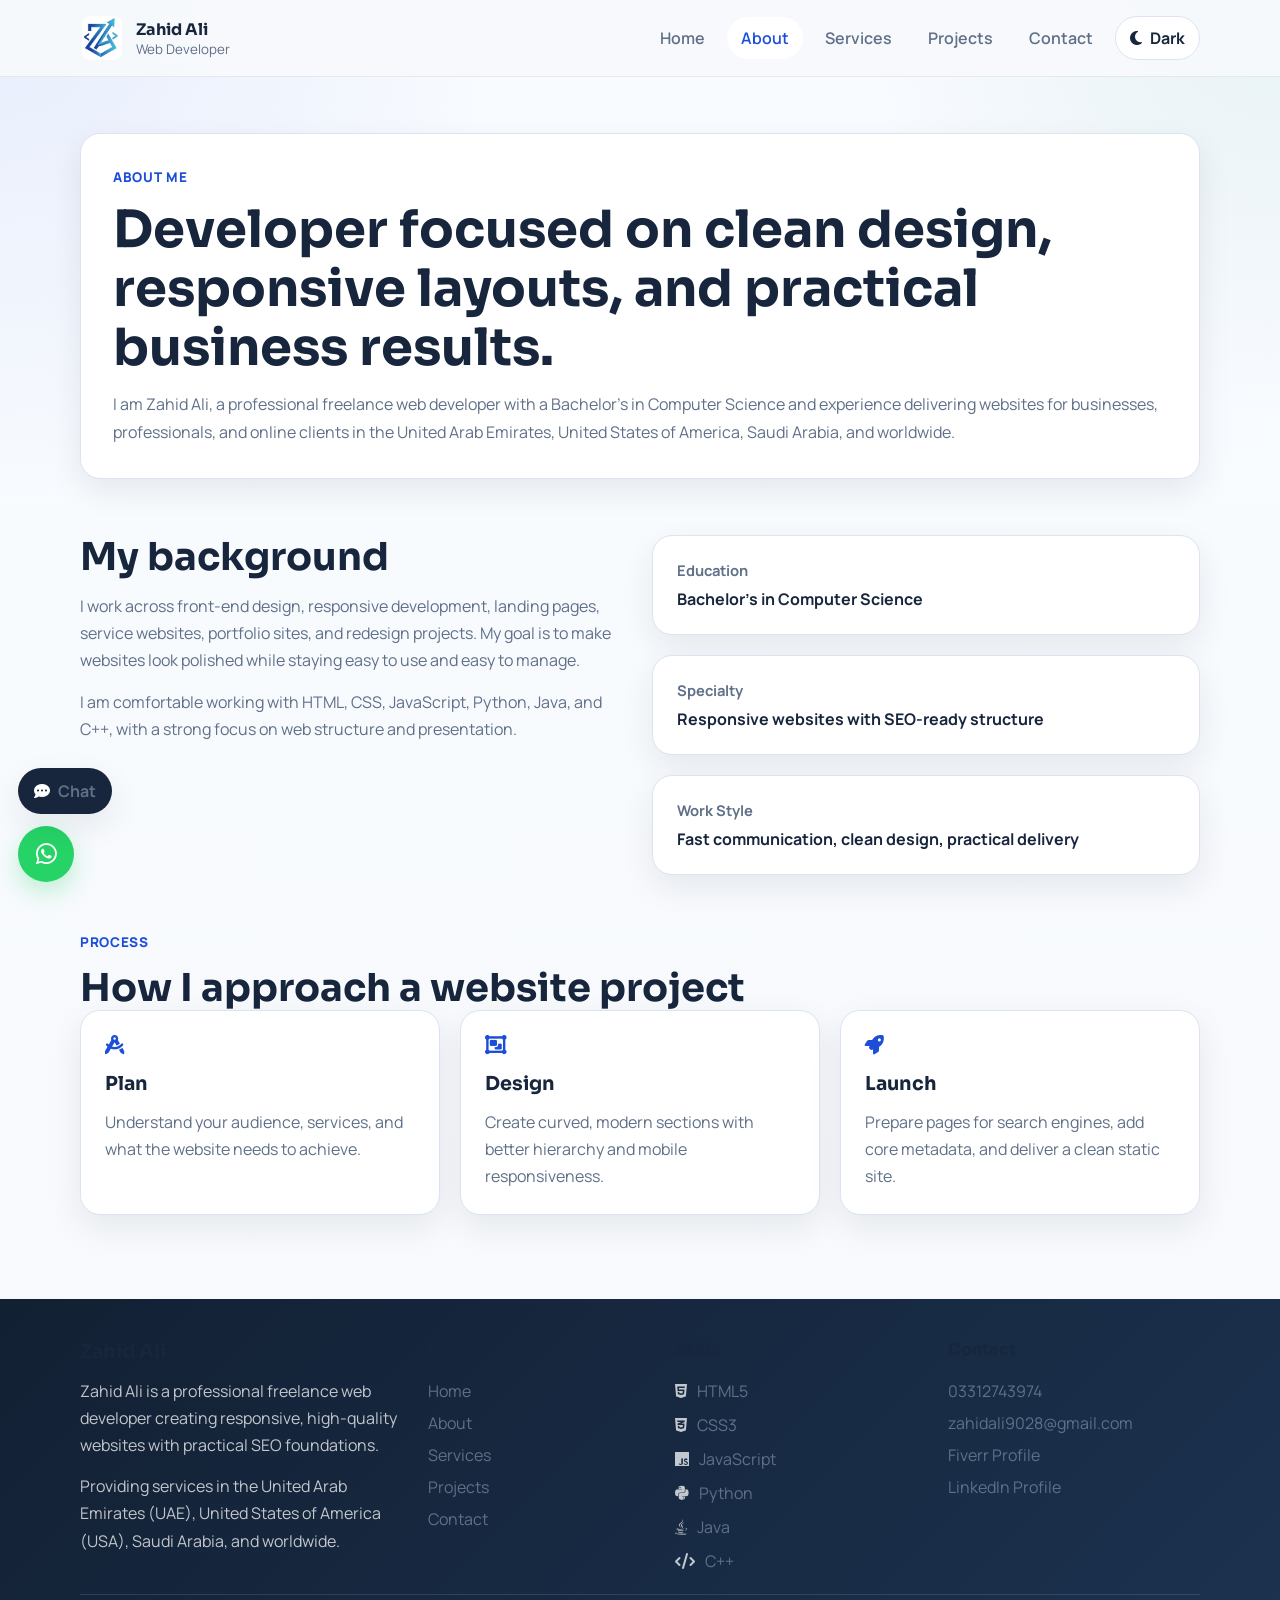
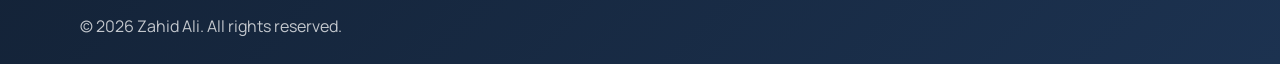
<file: about.html>
<!DOCTYPE html>
<html lang="en">
<head>
  <meta charset="UTF-8">
  <meta name="viewport" content="width=device-width, initial-scale=1.0">
  <title>About Zahid Ali | Freelance Web Developer, WordPress &amp; Full Stack Specialist</title>
  <meta name="description" content="Learn about Zahid Ali, a freelance web developer specializing in responsive websites, WordPress development, landing pages, website redesigns, and custom web solutions for clients in the UAE, USA, Saudi Arabia, and worldwide.">
  <meta name="keywords" content="about Zahid Ali, Zahid Ali profile, freelance web developer profile, WordPress developer profile, full stack developer profile, responsive website expert, website developer UAE, website developer USA, website developer Saudi Arabia, professional freelance web developer">
  <meta name="author" content="Zahid Ali">
  <meta name="robots" content="index, follow">
  <meta name="theme-color" content="#0a0a0a">
  <meta property="og:title" content="About Zahid Ali | Freelance Web Developer &amp; WordPress Specialist">
  <meta property="og:description" content="Background, experience, skills, and web development approach of Zahid Ali for clients in the UAE, USA, Saudi Arabia, and worldwide.">
  <meta property="og:type" content="profile">
  <meta property="og:url" content="https://zahid1274.github.io/websitedeveloper/about.html">
  <meta property="og:image" content="https://zahid1274.github.io/websitedeveloper/Logo.png">
  <meta property="og:image:alt" content="Zahid Ali – Freelance Web Developer logo">
  <meta property="og:locale" content="en_US">
  <meta property="og:site_name" content="Zahid Ali Web Developer">
  <meta name="twitter:card" content="summary_large_image">
  <meta name="twitter:title" content="About Zahid Ali | Freelance Web Developer">
  <meta name="twitter:description" content="See Zahid Ali's background, skills, and freelance web development experience for international clients and businesses.">
  <meta name="twitter:image" content="https://zahid1274.github.io/websitedeveloper/Logo.png">
  <meta name="twitter:image:alt" content="Zahid Ali – Freelance Web Developer logo">
  <link rel="icon" type="image/png" href="favico.png?v=20260311">
  <link rel="shortcut icon" href="favico.png?v=20260311">
  <link rel="apple-touch-icon" href="favico.png?v=20260311">
  <link rel="canonical" href="https://zahid1274.github.io/websitedeveloper/about.html">
  <link rel="preconnect" href="https://fonts.googleapis.com">
  <link rel="preconnect" href="https://fonts.gstatic.com" crossorigin>
  <link href="https://fonts.googleapis.com/css2?family=Manrope:wght@400;500;600;700;800&family=Sora:wght@500;600;700;800&display=swap" rel="stylesheet">
  <link rel="stylesheet" href="https://cdnjs.cloudflare.com/ajax/libs/font-awesome/6.5.2/css/all.min.css">
  <link rel="stylesheet" href="styles.css">
  <script>
    try {
      const savedTheme = localStorage.getItem('theme');
      const prefersDark = window.matchMedia('(prefers-color-scheme: dark)').matches;
      if (savedTheme === 'dark' || (!savedTheme && prefersDark)) {
        document.documentElement.classList.add('dark-mode');
      }
    } catch (error) {
      console.warn('Theme preference could not be loaded.', error);
    }
  </script>
  <script type="application/ld+json">
  {
    "@context": "https://schema.org",
    "@type": "ProfilePage",
    "name": "About Zahid Ali",
    "url": "https://zahid1274.github.io/websitedeveloper/about.html",
    "mainEntity": {
      "@type": "Person",
      "name": "Zahid Ali",
      "jobTitle": "Full Stack Web Developer and WordPress Specialist",
      "image": "https://zahid1274.github.io/websitedeveloper/Logo.png",
      "email": "mailto:zahidali9028@gmail.com",
      "telephone": "+92 331 2743974",
      "url": "https://zahid1274.github.io/websitedeveloper/",
      "alumniOf": {"@type": "CollegeOrUniversity", "name": "Bachelor's in Computer Science"},
      "knowsAbout": ["HTML", "CSS", "JavaScript", "WordPress", "Responsive Web Design", "Python", "PHP", "SEO"],
      "sameAs": [
        "https://www.linkedin.com/in/izahidali",
        "https://www.fiverr.com/engineerzaj"
      ],
      "areaServed": ["United Arab Emirates", "United States of America", "Saudi Arabia"]
    }
  }
  </script>
</head>
<body class="page-about">
  <div class="site-shell">
    <header class="site-header">
      <div class="container nav-wrap">
        <a class="brand" href="index.html" aria-label="Zahid Ali home">
          <img class="brand-logo" src="Logo.png?v=20260311" alt="Zahid Ali logo">
          <span class="brand-text"><strong>Zahid Ali</strong><small>Web Developer</small></span>
        </a>
        <button class="nav-toggle" type="button" aria-expanded="false" aria-controls="site-nav" aria-label="Open navigation">
          <span></span><span></span><span></span>
        </button>
        <nav class="site-nav" id="site-nav" aria-label="Main navigation">
          <a href="index.html">Home</a>
          <a class="active" href="about.html">About</a>
          <a href="services.html">Services</a>
          <a href="projects.html">Projects</a>
          <a href="contact.html">Contact</a>
        </nav>
      </div>
    </header>

    <main>
      <section class="page-hero">
        <div class="container narrow reveal">
          <p class="eyebrow">About Me</p>
          <h1>Developer focused on clean design, responsive layouts, and practical business results.</h1>
          <p>I am Zahid Ali, a professional freelance web developer with a Bachelor&apos;s in Computer Science and experience delivering websites for businesses, professionals, and online clients in the United Arab Emirates, United States of America, Saudi Arabia, and worldwide.</p>
        </div>
      </section>

      <section class="curve-section surface-light">
        <div class="container split-section">
          <div class="split-copy reveal">
            <h2>My background</h2>
            <p>I work across front-end design, responsive development, landing pages, service websites, portfolio sites, and redesign projects. My goal is to make websites look polished while staying easy to use and easy to manage.</p>
            <p>I am comfortable working with HTML, CSS, JavaScript, Python, Java, and C++, with a strong focus on web structure and presentation.</p>
          </div>
          <div class="info-stack reveal reveal-delay-1">
            <article class="info-card">
              <span>Education</span>
              <strong>Bachelor&apos;s in Computer Science</strong>
            </article>
            <article class="info-card">
              <span>Specialty</span>
              <strong>Responsive websites with SEO-ready structure</strong>
            </article>
            <article class="info-card">
              <span>Work Style</span>
              <strong>Fast communication, clean design, practical delivery</strong>
            </article>
          </div>
        </div>
      </section>

      <section class="curve-section surface-plain">
        <div class="container">
          <div class="section-heading reveal">
            <p class="eyebrow">Process</p>
            <h2>How I approach a website project</h2>
          </div>
          <div class="grid cards-3">
            <article class="feature-card reveal"><i class="fa-solid fa-compass-drafting"></i><h3>Plan</h3><p>Understand your audience, services, and what the website needs to achieve.</p></article>
            <article class="feature-card reveal reveal-delay-1"><i class="fa-solid fa-object-group"></i><h3>Design</h3><p>Create curved, modern sections with better hierarchy and mobile responsiveness.</p></article>
            <article class="feature-card reveal reveal-delay-2"><i class="fa-solid fa-rocket"></i><h3>Launch</h3><p>Prepare pages for search engines, add core metadata, and deliver a clean static site.</p></article>
          </div>
        </div>
      </section>
    </main>

    <footer class="site-footer">
      <div class="container footer-grid">
        <div><h3>Zahid Ali</h3><p>Zahid Ali is a professional freelance web developer creating responsive, high-quality websites with practical SEO foundations.</p><p>Providing services in the United Arab Emirates (UAE), United States of America (USA), Saudi Arabia, and worldwide.</p></div>
        <div><h4>Pages</h4><ul class="footer-links"><li><a href="index.html">Home</a></li><li><a href="about.html">About</a></li><li><a href="services.html">Services</a></li><li><a href="projects.html">Projects</a></li><li><a href="contact.html">Contact</a></li></ul></div>
        <div><h4>Skills</h4><ul class="skill-icons"><li><i class="fa-brands fa-html5"></i><span>HTML5</span></li><li><i class="fa-brands fa-css3-alt"></i><span>CSS3</span></li><li><i class="fa-brands fa-js"></i><span>JavaScript</span></li><li><i class="fa-brands fa-python"></i><span>Python</span></li><li><i class="fa-brands fa-java"></i><span>Java</span></li><li><i class="fa-solid fa-code"></i><span>C++</span></li></ul></div>
        <div><h4>Contact</h4><ul class="footer-links"><li><a href="tel:+923312743974">03312743974</a></li><li><a href="mailto:zahidali9028@gmail.com">zahidali9028@gmail.com</a></li><li><a href="https://www.fiverr.com/engineerzaj" target="_blank" rel="noreferrer">Fiverr Profile</a></li><li><a href="https://www.linkedin.com/in/izahidali" target="_blank" rel="noreferrer">LinkedIn Profile</a></li></ul></div>
      </div>
      <div class="container footer-bottom"><p>© 2026 Zahid Ali. All rights reserved.</p></div>
    </footer>
  </div>

  <a class="whatsapp-float" href="https://wa.me/923312743974" target="_blank" rel="noreferrer" aria-label="Chat on WhatsApp"><i class="fa-brands fa-whatsapp"></i></a>
  <div class="chatbot-widget" data-chatbot>
    <button class="chatbot-toggle" type="button" aria-expanded="false" aria-controls="chatbot-panel"><i class="fa-solid fa-comment-dots"></i><span>Chat</span></button>
    <div class="chatbot-panel" id="chatbot-panel" hidden>
      <p class="chatbot-title">Quick Help</p>
      <p class="chatbot-copy">Choose the fastest way to contact Zahid Ali.</p>
      <a href="https://wa.me/923312743974" target="_blank" rel="noreferrer">WhatsApp</a>
      <a href="mailto:zahidali9028@gmail.com">Email</a>
      <a href="https://www.fiverr.com/engineerzaj" target="_blank" rel="noreferrer">Fiverr</a>
    </div>
  </div>
  <script src="script.js"></script>
</body>
</html>
</file>
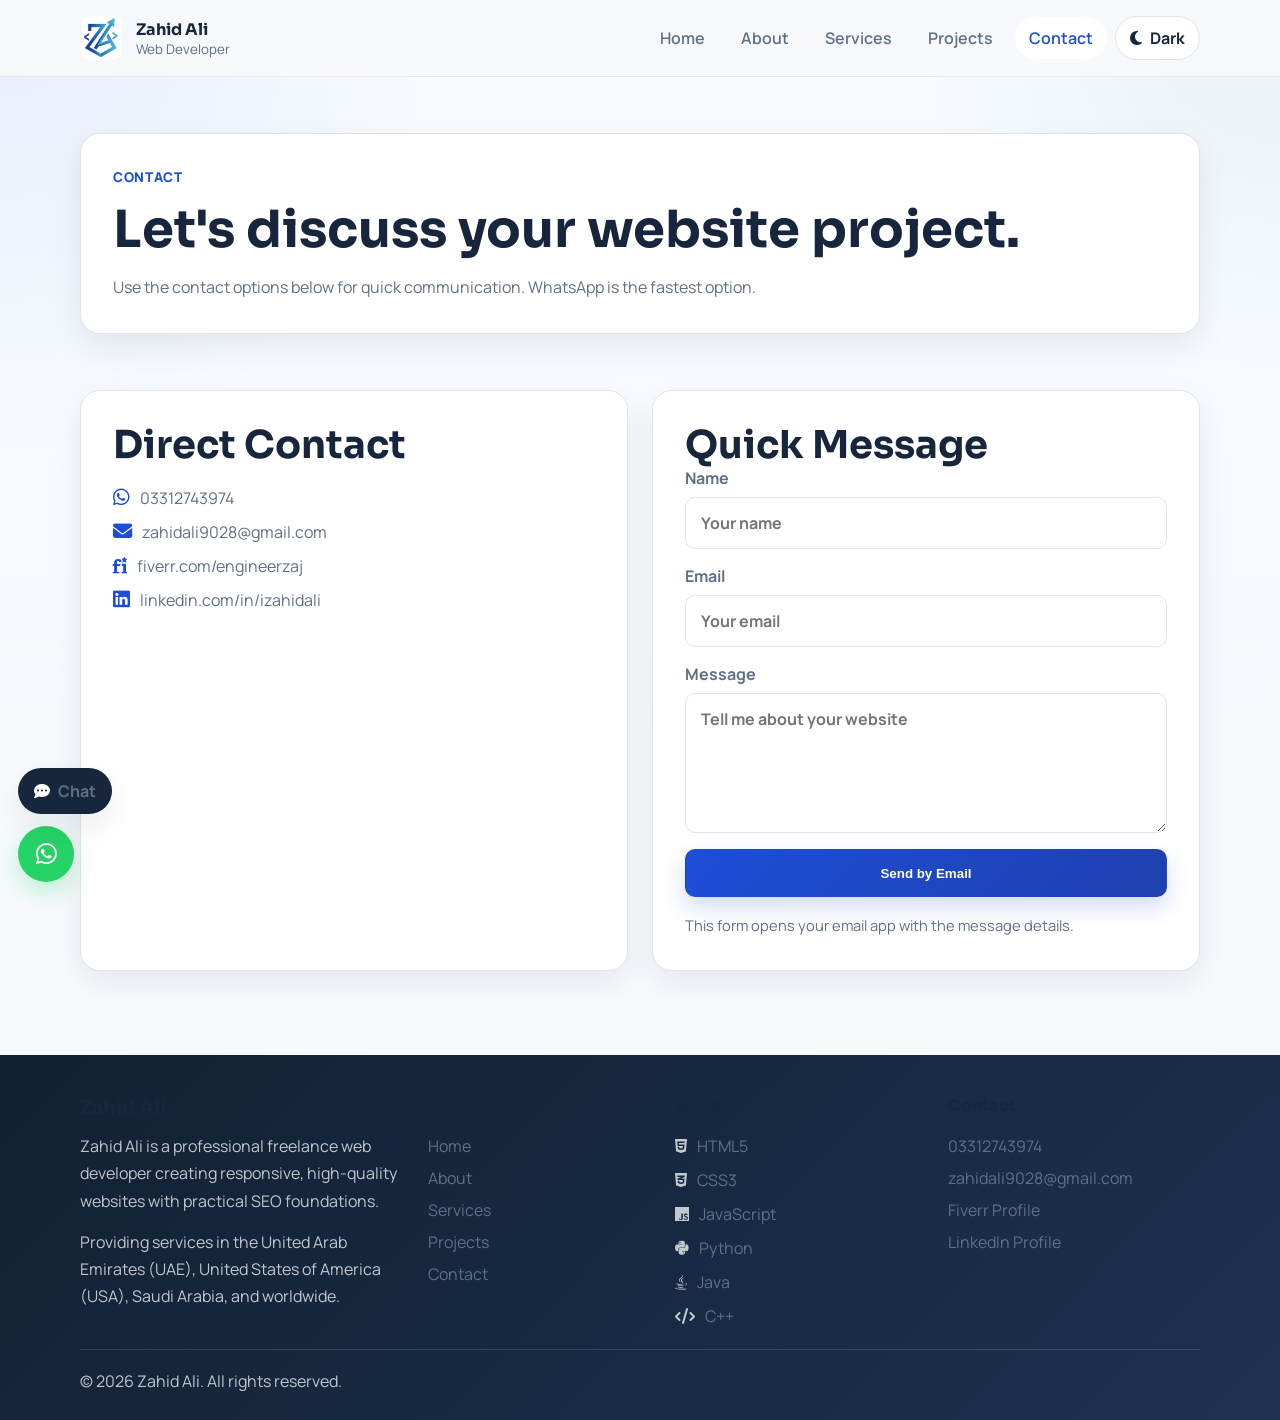
<file: contact.html>
<!DOCTYPE html>
<html lang="en">
<head>
  <meta charset="UTF-8">
  <meta name="viewport" content="width=device-width, initial-scale=1.0">
  <title>Contact Zahid Ali | Hire a Freelance Web Developer</title>
  <meta name="description" content="Contact Zahid Ali to hire a freelance web developer for responsive websites, WordPress development, landing pages, website redesigns, and custom web solutions through WhatsApp, Fiverr, LinkedIn, or email.">
  <meta name="keywords" content="contact Zahid Ali, hire freelance web developer, hire WordPress developer, hire full stack developer, website developer contact, WordPress expert contact, Fiverr web developer, LinkedIn web developer, WhatsApp web developer, freelance website designer contact">
  <meta name="author" content="Zahid Ali">
  <meta name="robots" content="index, follow">
  <meta name="theme-color" content="#0a0a0a">
  <meta property="og:title" content="Contact Zahid Ali | Freelance Web Developer">
  <meta property="og:description" content="Reach Zahid Ali on WhatsApp, Fiverr, LinkedIn, or email to discuss WordPress, responsive website, landing page, or redesign projects.">
  <meta property="og:type" content="website">
  <meta property="og:url" content="https://zahid1274.github.io/websitedeveloper/contact.html">
  <meta property="og:image" content="https://zahid1274.github.io/websitedeveloper/Logo.png">
  <meta property="og:image:alt" content="Zahid Ali – Freelance Web Developer logo">
  <meta property="og:locale" content="en_US">
  <meta property="og:site_name" content="Zahid Ali Web Developer">
  <meta name="twitter:card" content="summary_large_image">
  <meta name="twitter:title" content="Contact Zahid Ali | Hire a Freelance Web Developer">
  <meta name="twitter:description" content="Get in touch with Zahid Ali for business websites, portfolio sites, WordPress work, and custom web development.">
  <meta name="twitter:image" content="https://zahid1274.github.io/websitedeveloper/Logo.png">
  <meta name="twitter:image:alt" content="Zahid Ali – Freelance Web Developer logo">
  <link rel="icon" type="image/png" href="favico.png?v=20260311">
  <link rel="shortcut icon" href="favico.png?v=20260311">
  <link rel="apple-touch-icon" href="favico.png?v=20260311">
  <link rel="canonical" href="https://zahid1274.github.io/websitedeveloper/contact.html">
  <link rel="preconnect" href="https://fonts.googleapis.com">
  <link rel="preconnect" href="https://fonts.gstatic.com" crossorigin>
  <link href="https://fonts.googleapis.com/css2?family=Manrope:wght@400;500;600;700;800&family=Sora:wght@500;600;700;800&display=swap" rel="stylesheet">
  <link rel="stylesheet" href="https://cdnjs.cloudflare.com/ajax/libs/font-awesome/6.5.2/css/all.min.css">
  <link rel="stylesheet" href="styles.css">
  <script>
    try {
      const savedTheme = localStorage.getItem('theme');
      const prefersDark = window.matchMedia('(prefers-color-scheme: dark)').matches;
      if (savedTheme === 'dark' || (!savedTheme && prefersDark)) {
        document.documentElement.classList.add('dark-mode');
      }
    } catch (error) {
      console.warn('Theme preference could not be loaded.', error);
    }
  </script>
  <script type="application/ld+json">
  {
    "@context": "https://schema.org",
    "@type": "ContactPage",
    "name": "Contact Zahid Ali",
    "url": "https://zahid1274.github.io/websitedeveloper/contact.html",
    "description": "Contact Zahid Ali to hire a freelance web developer for responsive websites, WordPress development, landing pages, and custom web solutions.",
    "mainEntity": {
      "@type": "Person",
      "name": "Zahid Ali",
      "jobTitle": "Full Stack Web Developer and WordPress Specialist",
      "email": "mailto:zahidali9028@gmail.com",
      "telephone": "+92 331 2743974",
      "url": "https://zahid1274.github.io/websitedeveloper/",
      "sameAs": [
        "https://www.linkedin.com/in/izahidali",
        "https://www.fiverr.com/engineerzaj"
      ]
    }
  }
  </script>
</head>
<body class="page-contact">
  <div class="site-shell">
    <header class="site-header">
      <div class="container nav-wrap">
        <a class="brand" href="index.html" aria-label="Zahid Ali home"><img class="brand-logo" src="Logo.png?v=20260311" alt="Zahid Ali logo"><span class="brand-text"><strong>Zahid Ali</strong><small>Web Developer</small></span></a>
        <button class="nav-toggle" type="button" aria-expanded="false" aria-controls="site-nav" aria-label="Open navigation"><span></span><span></span><span></span></button>
        <nav class="site-nav" id="site-nav" aria-label="Main navigation"><a href="index.html">Home</a><a href="about.html">About</a><a href="services.html">Services</a><a href="projects.html">Projects</a><a class="active" href="contact.html">Contact</a></nav>
      </div>
    </header>

    <main>
      <section class="page-hero">
        <div class="container narrow reveal">
          <p class="eyebrow">Contact</p>
          <h1>Let&apos;s discuss your website project.</h1>
          <p>Use the contact options below for quick communication. WhatsApp is the fastest option.</p>
        </div>
      </section>

      <section class="curve-section surface-light">
        <div class="container contact-grid">
          <div class="contact-panel reveal">
            <h2>Direct Contact</h2>
            <ul class="contact-list">
              <li><i class="fa-brands fa-whatsapp"></i><a href="https://wa.me/923312743974" target="_blank" rel="noreferrer">03312743974</a></li>
              <li><i class="fa-solid fa-envelope"></i><a href="mailto:zahidali9028@gmail.com">zahidali9028@gmail.com</a></li>
              <li><i class="fa-brands fa-fonticons-fi"></i><a href="https://www.fiverr.com/engineerzaj" target="_blank" rel="noreferrer">fiverr.com/engineerzaj</a></li>
              <li><i class="fa-brands fa-linkedin"></i><a href="https://www.linkedin.com/in/izahidali" target="_blank" rel="noreferrer">linkedin.com/in/izahidali</a></li>
            </ul>
          </div>
          <div class="contact-panel reveal reveal-delay-1">
            <h2>Quick Message</h2>
            <form class="contact-form" data-contact-form>
              <label>
                <span>Name</span>
                <input type="text" name="name" placeholder="Your name" required>
              </label>
              <label>
                <span>Email</span>
                <input type="email" name="email" placeholder="Your email" required>
              </label>
              <label>
                <span>Message</span>
                <textarea name="message" rows="5" placeholder="Tell me about your website" required></textarea>
              </label>
              <button class="btn btn-primary" type="submit">Send by Email</button>
              <p class="form-note">This form opens your email app with the message details.</p>
            </form>
          </div>
        </div>
      </section>
    </main>

    <footer class="site-footer">
      <div class="container footer-grid">
        <div><h3>Zahid Ali</h3><p>Zahid Ali is a professional freelance web developer creating responsive, high-quality websites with practical SEO foundations.</p><p>Providing services in the United Arab Emirates (UAE), United States of America (USA), Saudi Arabia, and worldwide.</p></div>
        <div><h4>Pages</h4><ul class="footer-links"><li><a href="index.html">Home</a></li><li><a href="about.html">About</a></li><li><a href="services.html">Services</a></li><li><a href="projects.html">Projects</a></li><li><a href="contact.html">Contact</a></li></ul></div>
        <div><h4>Skills</h4><ul class="skill-icons"><li><i class="fa-brands fa-html5"></i><span>HTML5</span></li><li><i class="fa-brands fa-css3-alt"></i><span>CSS3</span></li><li><i class="fa-brands fa-js"></i><span>JavaScript</span></li><li><i class="fa-brands fa-python"></i><span>Python</span></li><li><i class="fa-brands fa-java"></i><span>Java</span></li><li><i class="fa-solid fa-code"></i><span>C++</span></li></ul></div>
        <div><h4>Contact</h4><ul class="footer-links"><li><a href="tel:+923312743974">03312743974</a></li><li><a href="mailto:zahidali9028@gmail.com">zahidali9028@gmail.com</a></li><li><a href="https://www.fiverr.com/engineerzaj" target="_blank" rel="noreferrer">Fiverr Profile</a></li><li><a href="https://www.linkedin.com/in/izahidali" target="_blank" rel="noreferrer">LinkedIn Profile</a></li></ul></div>
      </div>
      <div class="container footer-bottom"><p>© 2026 Zahid Ali. All rights reserved.</p></div>
    </footer>
  </div>

  <a class="whatsapp-float" href="https://wa.me/923312743974" target="_blank" rel="noreferrer" aria-label="Chat on WhatsApp"><i class="fa-brands fa-whatsapp"></i></a>
  <div class="chatbot-widget" data-chatbot>
    <button class="chatbot-toggle" type="button" aria-expanded="false" aria-controls="chatbot-panel"><i class="fa-solid fa-comment-dots"></i><span>Chat</span></button>
    <div class="chatbot-panel" id="chatbot-panel" hidden>
      <p class="chatbot-title">Quick Help</p>
      <p class="chatbot-copy">Choose the fastest way to contact Zahid Ali.</p>
      <a href="https://wa.me/923312743974" target="_blank" rel="noreferrer">WhatsApp</a>
      <a href="mailto:zahidali9028@gmail.com">Email</a>
      <a href="https://www.fiverr.com/engineerzaj" target="_blank" rel="noreferrer">Fiverr</a>
    </div>
  </div>
  <script src="script.js"></script>
</body>
</html>
</file>
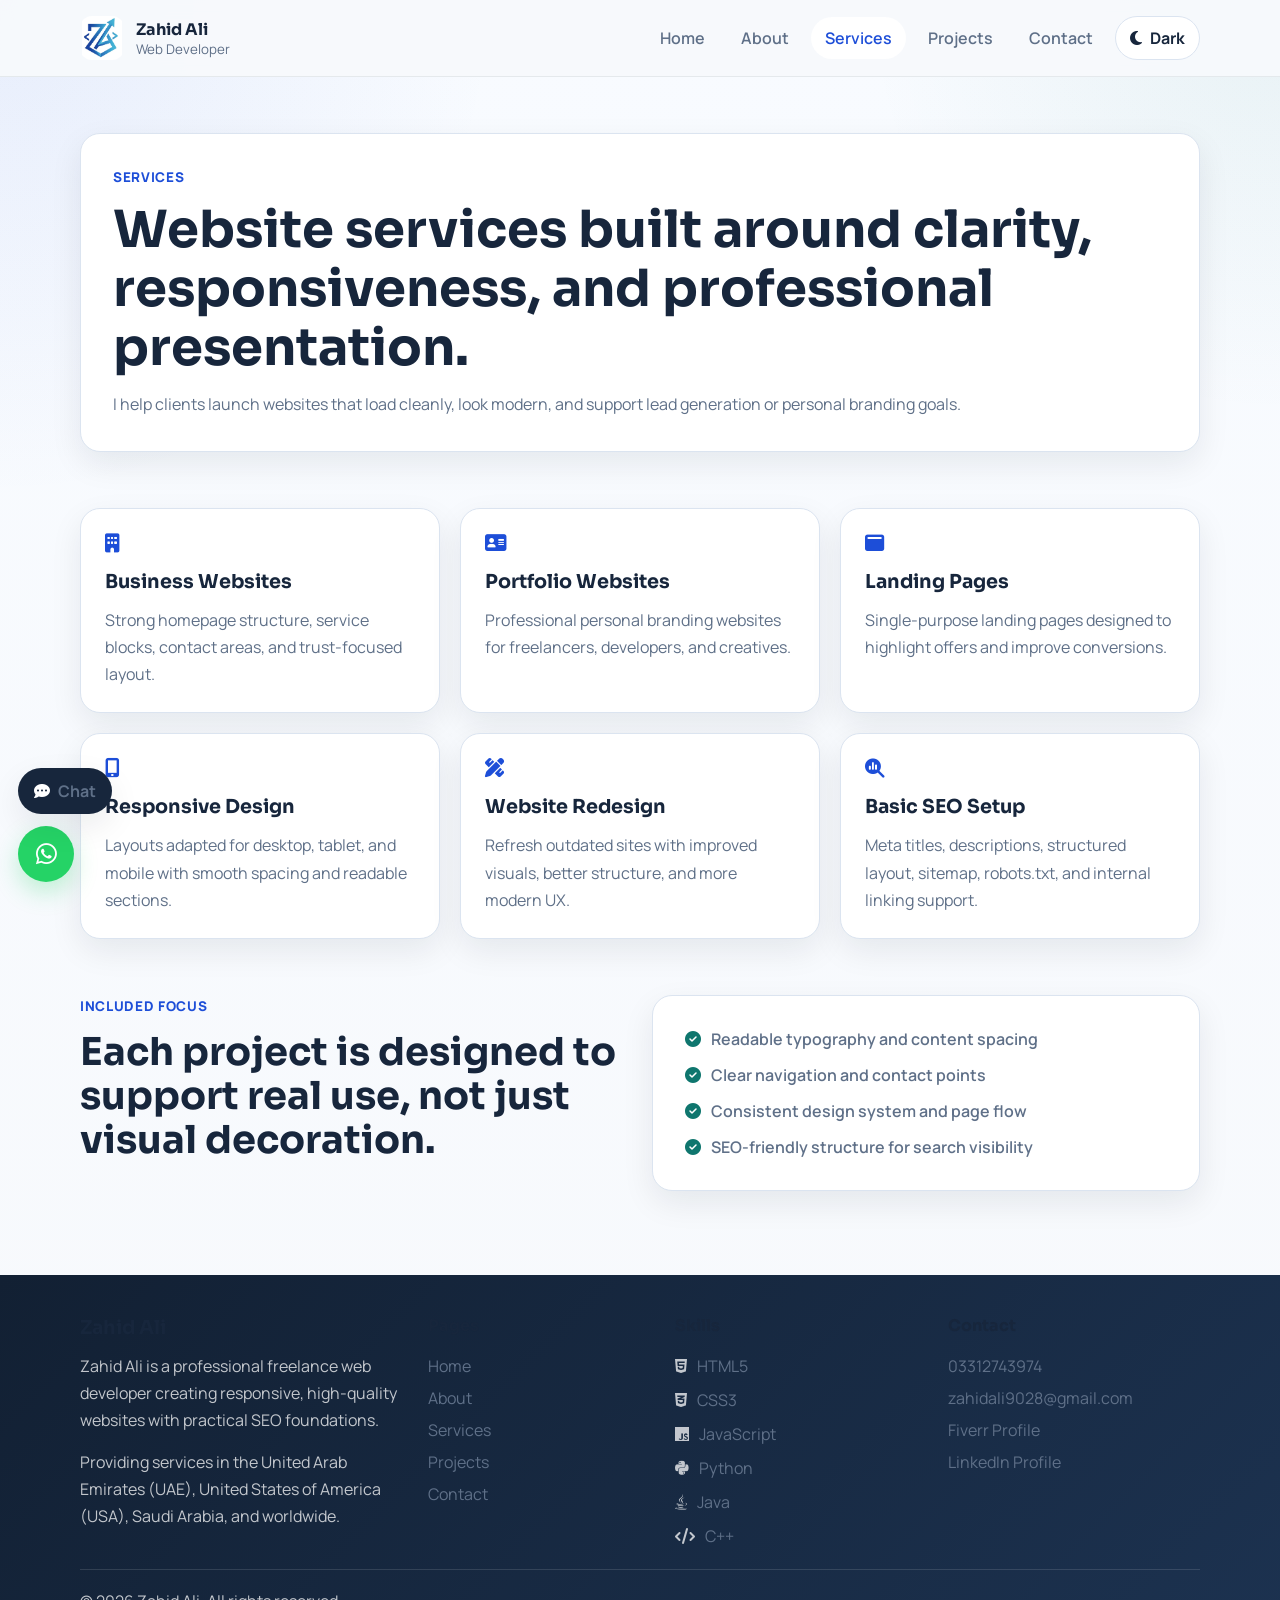
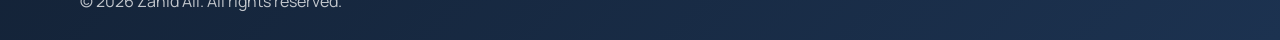
<file: services.html>
<!DOCTYPE html>
<html lang="en">
<head>
  <meta charset="UTF-8">
  <meta name="viewport" content="width=device-width, initial-scale=1.0">
  <title>Web Development Services | WordPress, Responsive Websites &amp; Landing Pages</title>
  <meta name="description" content="Explore Zahid Ali web development services including business website development, WordPress customization, responsive website design, landing pages, portfolio websites, website redesigns, and SEO-friendly builds for clients in the UAE, USA, Saudi Arabia, and worldwide.">
  <meta name="keywords" content="web development services, freelance web developer services, WordPress development services, responsive website design services, business website development, landing page development, portfolio website development, website redesign services, custom website development, SEO friendly website design, web developer UAE, web developer USA, web developer Saudi Arabia">
  <meta name="author" content="Zahid Ali">
  <meta name="robots" content="index, follow">
  <meta name="theme-color" content="#0a0a0a">
  <meta property="og:title" content="Web Development Services | Zahid Ali">
  <meta property="og:description" content="Business websites, portfolio sites, landing pages, redesigns, WordPress services, and responsive web development for clients in the UAE, USA, Saudi Arabia, and worldwide.">
  <meta property="og:type" content="website">
  <meta property="og:url" content="https://zahid1274.github.io/websitedeveloper/services.html">
  <meta property="og:image" content="https://zahid1274.github.io/websitedeveloper/Logo.png">
  <meta property="og:image:alt" content="Zahid Ali – Freelance Web Developer logo">
  <meta property="og:locale" content="en_US">
  <meta property="og:site_name" content="Zahid Ali Web Developer">
  <meta name="twitter:card" content="summary_large_image">
  <meta name="twitter:title" content="Web Development Services | Zahid Ali">
  <meta name="twitter:description" content="Professional website development, WordPress work, landing pages, redesigns, and SEO-friendly builds for global clients.">
  <meta name="twitter:image" content="https://zahid1274.github.io/websitedeveloper/Logo.png">
  <meta name="twitter:image:alt" content="Zahid Ali – Freelance Web Developer logo">
  <link rel="icon" type="image/png" href="favico.png?v=20260311">
  <link rel="shortcut icon" href="favico.png?v=20260311">
  <link rel="apple-touch-icon" href="favico.png?v=20260311">
  <link rel="canonical" href="https://zahid1274.github.io/websitedeveloper/services.html">
  <link rel="preconnect" href="https://fonts.googleapis.com">
  <link rel="preconnect" href="https://fonts.gstatic.com" crossorigin>
  <link href="https://fonts.googleapis.com/css2?family=Manrope:wght@400;500;600;700;800&family=Sora:wght@500;600;700;800&display=swap" rel="stylesheet">
  <link rel="stylesheet" href="https://cdnjs.cloudflare.com/ajax/libs/font-awesome/6.5.2/css/all.min.css">
  <link rel="stylesheet" href="styles.css">
  <script>
    try {
      const savedTheme = localStorage.getItem('theme');
      const prefersDark = window.matchMedia('(prefers-color-scheme: dark)').matches;
      if (savedTheme === 'dark' || (!savedTheme && prefersDark)) {
        document.documentElement.classList.add('dark-mode');
      }
    } catch (error) {
      console.warn('Theme preference could not be loaded.', error);
    }
  </script>
  <script type="application/ld+json">
  {
    "@context": "https://schema.org",
    "@type": "WebPage",
    "name": "Web Development Services",
    "url": "https://zahid1274.github.io/websitedeveloper/services.html",
    "description": "Professional web development services by Zahid Ali including business websites, WordPress development, landing pages, and website redesigns.",
    "provider": {
      "@type": "Person",
      "name": "Zahid Ali",
      "url": "https://zahid1274.github.io/websitedeveloper/"
    },
    "offers": [
      {
        "@type": "Offer",
        "name": "Business Website Development",
        "description": "Strong homepage structure, service blocks, contact areas, and trust-focused layout."
      },
      {
        "@type": "Offer",
        "name": "Portfolio Website Development",
        "description": "Professional personal branding websites for freelancers, developers, and creatives."
      },
      {
        "@type": "Offer",
        "name": "Landing Page Development",
        "description": "Single-purpose landing pages designed to highlight offers and improve conversions."
      },
      {
        "@type": "Offer",
        "name": "Responsive Web Design",
        "description": "Layouts adapted for desktop, tablet, and mobile with smooth spacing and readable sections."
      },
      {
        "@type": "Offer",
        "name": "Website Redesign",
        "description": "Refresh outdated sites with improved visuals, better structure, and more modern UX."
      },
      {
        "@type": "Offer",
        "name": "WordPress Development and Customization",
        "description": "Theme setup, customization, performance fixes, and WordPress improvements."
      }
    ]
  }
  </script>
</head>
<body class="page-services">
  <div class="site-shell">
    <header class="site-header">
      <div class="container nav-wrap">
        <a class="brand" href="index.html" aria-label="Zahid Ali home"><img class="brand-logo" src="Logo.png?v=20260311" alt="Zahid Ali logo"><span class="brand-text"><strong>Zahid Ali</strong><small>Web Developer</small></span></a>
        <button class="nav-toggle" type="button" aria-expanded="false" aria-controls="site-nav" aria-label="Open navigation"><span></span><span></span><span></span></button>
        <nav class="site-nav" id="site-nav" aria-label="Main navigation"><a href="index.html">Home</a><a href="about.html">About</a><a class="active" href="services.html">Services</a><a href="projects.html">Projects</a><a href="contact.html">Contact</a></nav>
      </div>
    </header>

    <main>
      <section class="page-hero">
        <div class="container narrow reveal">
          <p class="eyebrow">Services</p>
          <h1>Website services built around clarity, responsiveness, and professional presentation.</h1>
          <p>I help clients launch websites that load cleanly, look modern, and support lead generation or personal branding goals.</p>
        </div>
      </section>

      <section class="curve-section surface-light">
        <div class="container">
          <div class="grid cards-3">
            <article class="service-card reveal"><i class="fa-solid fa-building"></i><h3>Business Websites</h3><p>Strong homepage structure, service blocks, contact areas, and trust-focused layout.</p></article>
            <article class="service-card reveal reveal-delay-1"><i class="fa-solid fa-address-card"></i><h3>Portfolio Websites</h3><p>Professional personal branding websites for freelancers, developers, and creatives.</p></article>
            <article class="service-card reveal reveal-delay-2"><i class="fa-solid fa-window-maximize"></i><h3>Landing Pages</h3><p>Single-purpose landing pages designed to highlight offers and improve conversions.</p></article>
            <article class="service-card reveal"><i class="fa-solid fa-mobile-screen-button"></i><h3>Responsive Design</h3><p>Layouts adapted for desktop, tablet, and mobile with smooth spacing and readable sections.</p></article>
            <article class="service-card reveal reveal-delay-1"><i class="fa-solid fa-pen-ruler"></i><h3>Website Redesign</h3><p>Refresh outdated sites with improved visuals, better structure, and more modern UX.</p></article>
            <article class="service-card reveal reveal-delay-2"><i class="fa-solid fa-magnifying-glass-chart"></i><h3>Basic SEO Setup</h3><p>Meta titles, descriptions, structured layout, sitemap, robots.txt, and internal linking support.</p></article>
          </div>
        </div>
      </section>

      <section class="curve-section surface-dark">
        <div class="container split-section">
          <div class="split-copy reveal">
            <p class="eyebrow">Included focus</p>
            <h2>Each project is designed to support real use, not just visual decoration.</h2>
          </div>
          <div class="checklist-card reveal reveal-delay-1">
            <div class="check-item"><i class="fa-solid fa-circle-check"></i><span>Readable typography and content spacing</span></div>
            <div class="check-item"><i class="fa-solid fa-circle-check"></i><span>Clear navigation and contact points</span></div>
            <div class="check-item"><i class="fa-solid fa-circle-check"></i><span>Consistent design system and page flow</span></div>
            <div class="check-item"><i class="fa-solid fa-circle-check"></i><span>SEO-friendly structure for search visibility</span></div>
          </div>
        </div>
      </section>
    </main>

    <footer class="site-footer">
      <div class="container footer-grid">
        <div><h3>Zahid Ali</h3><p>Zahid Ali is a professional freelance web developer creating responsive, high-quality websites with practical SEO foundations.</p><p>Providing services in the United Arab Emirates (UAE), United States of America (USA), Saudi Arabia, and worldwide.</p></div>
        <div><h4>Pages</h4><ul class="footer-links"><li><a href="index.html">Home</a></li><li><a href="about.html">About</a></li><li><a href="services.html">Services</a></li><li><a href="projects.html">Projects</a></li><li><a href="contact.html">Contact</a></li></ul></div>
        <div><h4>Skills</h4><ul class="skill-icons"><li><i class="fa-brands fa-html5"></i><span>HTML5</span></li><li><i class="fa-brands fa-css3-alt"></i><span>CSS3</span></li><li><i class="fa-brands fa-js"></i><span>JavaScript</span></li><li><i class="fa-brands fa-python"></i><span>Python</span></li><li><i class="fa-brands fa-java"></i><span>Java</span></li><li><i class="fa-solid fa-code"></i><span>C++</span></li></ul></div>
        <div><h4>Contact</h4><ul class="footer-links"><li><a href="tel:+923312743974">03312743974</a></li><li><a href="mailto:zahidali9028@gmail.com">zahidali9028@gmail.com</a></li><li><a href="https://www.fiverr.com/engineerzaj" target="_blank" rel="noreferrer">Fiverr Profile</a></li><li><a href="https://www.linkedin.com/in/izahidali" target="_blank" rel="noreferrer">LinkedIn Profile</a></li></ul></div>
      </div>
      <div class="container footer-bottom"><p>© 2026 Zahid Ali. All rights reserved.</p></div>
    </footer>
  </div>

  <a class="whatsapp-float" href="https://wa.me/923312743974" target="_blank" rel="noreferrer" aria-label="Chat on WhatsApp"><i class="fa-brands fa-whatsapp"></i></a>
  <div class="chatbot-widget" data-chatbot>
    <button class="chatbot-toggle" type="button" aria-expanded="false" aria-controls="chatbot-panel"><i class="fa-solid fa-comment-dots"></i><span>Chat</span></button>
    <div class="chatbot-panel" id="chatbot-panel" hidden>
      <p class="chatbot-title">Quick Help</p>
      <p class="chatbot-copy">Choose the fastest way to contact Zahid Ali.</p>
      <a href="https://wa.me/923312743974" target="_blank" rel="noreferrer">WhatsApp</a>
      <a href="mailto:zahidali9028@gmail.com">Email</a>
      <a href="https://www.fiverr.com/engineerzaj" target="_blank" rel="noreferrer">Fiverr</a>
    </div>
  </div>
  <script src="script.js"></script>
</body>
</html>
</file>
<file: styles.css>
:root {
  --bg: #f7f9fc;
  --surface: #ffffff;
  --surface-soft: #f1f5fb;
  --border: #dbe4f0;
  --text: #17263c;
  --muted: #5f7088;
  --primary: #1d4ed8;
  --primary-strong: #1e40af;
  --accent: #0f766e;
  --shadow: 0 12px 32px rgba(15, 23, 42, 0.08);
  --radius-lg: 20px;
  --radius-md: 14px;
  --radius-sm: 10px;
  --container: min(1120px, calc(100% - 32px));
  color-scheme: light;
}

html.dark-mode {
  --bg: #0b1220;
  --surface: #111a2b;
  --surface-soft: #182338;
  --border: #24334c;
  --text: #ffffff;
  --muted: #dbe7ff;
  --primary: #60a5fa;
  --primary-strong: #3b82f6;
  --accent: #2dd4bf;
  --shadow: 0 16px 36px rgba(2, 6, 23, 0.34);
  color-scheme: dark;
}

* {
  box-sizing: border-box;
}

html {
  scroll-behavior: smooth;
}

body {
  margin: 0;
  font-family: "Manrope", sans-serif;
  color: var(--text);
  background:
    radial-gradient(circle at top left, rgba(29, 78, 216, 0.08), transparent 24%),
    radial-gradient(circle at right top, rgba(15, 118, 110, 0.07), transparent 20%),
    linear-gradient(180deg, #f8fbff 0%, var(--bg) 100%);
}

html.dark-mode body {
  background:
    radial-gradient(circle at top left, rgba(96, 165, 250, 0.14), transparent 24%),
    radial-gradient(circle at right top, rgba(45, 212, 191, 0.12), transparent 20%),
    linear-gradient(180deg, #060b14 0%, var(--bg) 100%);
}

body,
body h1,
body h2,
body h3,
body h4,
body strong,
body label,
body li,
body input,
body textarea,
body button {
  color: var(--text);
}

body p,
body span,
body small,
body .site-nav a,
body .brand-text small,
body .contact-list a,
body .footer-links a,
body .skill-icons span,
body .form-note,
body .chatbot-copy,
body .trust-chip span,
body .floating-panel span {
  color: var(--muted);
}

body .theme-toggle,
body .theme-toggle span,
body .theme-toggle i,
body .btn-secondary,
body .hero-mini-links a,
body .project-category,
body .chatbot-panel a {
  color: var(--text);
}

body .site-nav a:hover,
body .site-nav a.active,
body .text-link,
body .eyebrow,
body .simple-testimonial strong,
body .testimonial-card strong,
body .stat-box strong,
body .feature-card i,
body .service-card i,
body .contact-list i {
  color: var(--primary);
}

a {
  color: inherit;
  text-decoration: none;
}

img {
  display: block;
  max-width: 100%;
}

.container {
  width: var(--container);
  margin: 0 auto;
}

.site-shell {
  min-height: 100vh;
}

.site-header {
  position: sticky;
  top: 0;
  z-index: 100;
  background: rgba(247, 249, 252, 0.95);
  backdrop-filter: blur(12px);
  border-bottom: 1px solid rgba(23, 38, 60, 0.08);
}

.nav-wrap {
  display: flex;
  align-items: center;
  justify-content: space-between;
  gap: 20px;
  min-height: 76px;
}

.brand {
  display: inline-flex;
  align-items: center;
  gap: 12px;
}

.brand-logo {
  width: 44px;
  height: 44px;
  object-fit: contain;
  border-radius: 12px;
  flex-shrink: 0;
}

.brand-mark {
  width: 44px;
  height: 44px;
  display: grid;
  place-items: center;
  border-radius: 12px;
  background: linear-gradient(135deg, var(--primary), #4f8cff);
  color: #fff;
  font-family: "Sora", sans-serif;
  font-weight: 700;
  box-shadow: 0 10px 22px rgba(29, 78, 216, 0.22);
}

.brand-text {
  display: grid;
}

.brand-text strong {
  font-family: "Sora", sans-serif;
  font-size: 1rem;
}

.brand-text small {
  color: var(--muted);
}

.site-nav {
  display: flex;
  align-items: center;
  gap: 8px;
}

.site-nav a {
  padding: 10px 14px;
  border-radius: 999px;
  color: var(--muted);
  font-weight: 600;
  transition: background 0.2s ease, color 0.2s ease;
}

.site-nav a:hover,
.site-nav a.active {
  background: var(--surface);
  color: var(--text);
}

.theme-toggle {
  display: inline-flex;
  align-items: center;
  justify-content: center;
  gap: 8px;
  min-width: 44px;
  min-height: 44px;
  padding: 0 14px;
  border: 1px solid var(--border);
  border-radius: 999px;
  background: var(--surface);
  color: var(--text);
  font: inherit;
  font-weight: 700;
  cursor: pointer;
  transition: background 0.2s ease, border-color 0.2s ease, color 0.2s ease;
}

.theme-toggle:hover {
  background: var(--surface-soft);
}

.nav-toggle {
  display: none;
  border: 0;
  background: transparent;
  padding: 0;
  cursor: pointer;
}

.nav-toggle span {
  display: block;
  width: 28px;
  height: 3px;
  margin: 5px 0;
  border-radius: 999px;
  background: var(--text);
}

main {
  padding: 28px 0 56px;
}

.hero,
.page-hero,
.curve-section {
  padding: 28px 0;
}

.portfolio-main {
  padding-top: 12px;
}

.portfolio-hero {
  padding: 18px 0 12px;
}

.hero-grid,
.split-section,
.contact-grid {
  display: grid;
  grid-template-columns: repeat(2, minmax(0, 1fr));
  gap: 24px;
  align-items: stretch;
}

.hero-grid {
  align-items: center;
}

.hero-copy,
.hero-card,
.page-hero .narrow,
.feature-card,
.service-card,
.project-card,
.info-card,
.contact-panel,
.checklist-card,
.stat-box,
.skill-meter,
.testimonial-card,
.image-card {
  background: var(--surface);
  border: 1px solid var(--border);
  border-radius: var(--radius-lg);
  box-shadow: var(--shadow);
}

.profile-banner,
.simple-card,
.simple-service-card,
.simple-project-card,
.simple-testimonial {
  background: linear-gradient(180deg, rgba(255, 255, 255, 0.98), rgba(246, 250, 255, 0.98));
  border: 1px solid var(--border);
  border-radius: var(--radius-lg);
  box-shadow: var(--shadow);
}

.hero-copy,
.hero-card,
.page-hero .narrow,
.contact-panel,
.checklist-card,
.image-card {
  padding: 32px;
}

.profile-banner,
.simple-card {
  padding: 32px;
}

.simple-service-card,
.simple-project-card,
.simple-testimonial {
  padding: 22px;
}

.simple-service-card,
.simple-project-card {
  transition: transform 0.2s ease, box-shadow 0.2s ease;
}

.simple-service-card:hover,
.simple-project-card:hover {
  transform: translateY(-4px);
  box-shadow: 0 16px 34px rgba(15, 23, 42, 0.1);
}

.feature-card,
.service-card,
.project-card,
.info-card,
.stat-box,
.skill-meter,
.testimonial-card {
  padding: 24px;
}

.eyebrow {
  margin: 0 0 12px;
  color: var(--primary);
  font-size: 0.84rem;
  font-weight: 800;
  text-transform: uppercase;
  letter-spacing: 0.05em;
}

.eyebrow.centered {
  text-align: center;
}

h1,
h2,
h3,
h4 {
  margin: 0;
  font-family: "Sora", sans-serif;
  line-height: 1.15;
}

h1 {
  font-size: clamp(2.2rem, 4vw, 3.8rem);
}

h2 {
  font-size: clamp(1.8rem, 3vw, 2.6rem);
}

h3 {
  font-size: 1.2rem;
}

p {
  margin: 14px 0 0;
  color: var(--muted);
  line-height: 1.7;
}

.profile-banner {
  max-width: 860px;
  margin: 0 auto;
  text-align: center;
  background:
    radial-gradient(circle at top center, rgba(29, 78, 216, 0.08), transparent 26%),
    linear-gradient(180deg, rgba(255, 255, 255, 0.98), rgba(244, 248, 255, 0.98));
}

.profile-image {
  width: 156px;
  height: 156px;
  margin: 0 auto 18px;
  object-fit: cover;
  border-radius: 50%;
  border: 4px solid #ffffff;
  box-shadow: 0 12px 30px rgba(15, 23, 42, 0.12);
}

html.dark-mode .profile-image {
  border-color: #1c2940;
}

.profile-title {
  margin-top: 10px;
  color: var(--text);
  font-size: 1.1rem;
  font-weight: 700;
}

.profile-summary {
  max-width: 720px;
  margin: 16px auto 0;
}

.profile-contact-actions {
  display: flex;
  justify-content: center;
  flex-wrap: wrap;
  gap: 12px;
  margin-top: 24px;
}

.simple-section {
  padding: 10px 0;
}

.simple-section h2 {
  margin-bottom: 18px;
}

.simple-list {
  margin: 0;
  padding-left: 20px;
  color: var(--muted);
}

.simple-list li {
  margin: 10px 0;
  line-height: 1.7;
}

.simple-grid,
.simple-projects-grid,
.simple-testimonials {
  display: grid;
  gap: 18px;
}

.simple-grid,
.simple-projects-grid {
  grid-template-columns: repeat(2, minmax(0, 1fr));
}

.simple-testimonials {
  grid-template-columns: repeat(2, minmax(0, 1fr));
}

.simple-service-card h3,
.simple-project-card h3 {
  margin-bottom: 10px;
}

.simple-project-visual {
  height: 180px;
  margin-bottom: 16px;
  border-radius: 14px;
}

.simple-project-image {
  width: 100%;
  height: 200px;
  object-fit: cover;
  margin-bottom: 16px;
  border-radius: 14px;
}

.simple-testimonial {
  border-left: 4px solid var(--primary);
}

.simple-testimonial p {
  margin-top: 0;
}

.simple-testimonial strong {
  display: inline-block;
  margin-top: 10px;
  color: var(--primary);
}

.simple-cta-card {
  text-align: center;
}

.hero-text {
  max-width: 60ch;
}

.hero-actions {
  display: flex;
  flex-wrap: wrap;
  gap: 12px;
  margin-top: 24px;
}

.btn {
  display: inline-flex;
  align-items: center;
  justify-content: center;
  min-height: 48px;
  padding: 0 20px;
  border-radius: 10px;
  border: 1px solid transparent;
  font-weight: 700;
  transition: background 0.2s ease, color 0.2s ease, border-color 0.2s ease;
}

.btn-primary {
  background: linear-gradient(135deg, var(--primary), var(--primary-strong));
  color: #fff;
  box-shadow: 0 10px 22px rgba(29, 78, 216, 0.2);
}

.btn-primary:hover {
  background: var(--primary-strong);
}

.btn-secondary {
  background: linear-gradient(180deg, #ffffff, var(--surface-soft));
  color: var(--text);
  border-color: var(--border);
}

html.dark-mode .btn-secondary,
html.dark-mode .hero-mini-links a,
html.dark-mode .project-category,
html.dark-mode .trust-chip,
html.dark-mode .floating-panel,
html.dark-mode .chatbot-panel a {
  background: linear-gradient(180deg, #162134, #101a2b);
}

.hero-points,
.footer-links,
.skill-icons,
.contact-list {
  list-style: none;
  padding: 0;
  margin: 20px 0 0;
}

.hero-points {
  display: grid;
  gap: 10px;
}

.hero-points li,
.check-item,
.contact-list li,
.skill-icons li {
  display: flex;
  align-items: center;
  gap: 10px;
}

.hero-points li {
  color: var(--text);
  font-weight: 600;
}

.hero-points li::before {
  content: "";
  width: 8px;
  height: 8px;
  border-radius: 50%;
  background: var(--primary);
}

.hero-trust-strip {
  display: grid;
  grid-template-columns: repeat(3, minmax(0, 1fr));
  gap: 12px;
  margin-top: 24px;
}

.trust-chip {
  padding: 14px;
  border: 1px solid var(--border);
  border-radius: var(--radius-md);
  background: var(--surface-soft);
}

.trust-chip strong {
  display: block;
  color: var(--text);
  font-family: "Sora", sans-serif;
  font-size: 0.95rem;
}

.trust-chip span {
  display: block;
  margin-top: 6px;
  color: var(--muted);
  font-size: 0.92rem;
}

.hero-card {
  display: grid;
  gap: 18px;
}

.floating-panel {
  padding: 16px 18px;
  border: 1px solid var(--border);
  border-radius: var(--radius-md);
  background: var(--surface-soft);
}

.floating-panel span {
  display: block;
  font-size: 0.8rem;
  color: var(--muted);
  text-transform: uppercase;
  letter-spacing: 0.04em;
}

.floating-panel strong {
  display: block;
  margin-top: 6px;
  color: var(--text);
  font-size: 1.1rem;
}

.profile-orb {
  padding: 28px;
  border-radius: var(--radius-md);
  background: var(--surface-soft);
  border: 1px solid var(--border);
}

.hero-mini-links {
  display: flex;
  flex-wrap: wrap;
  gap: 10px;
  margin-top: 20px;
}

.hero-mini-links a {
  display: inline-flex;
  align-items: center;
  min-height: 38px;
  padding: 0 14px;
  border-radius: 999px;
  background: #fff;
  border: 1px solid var(--border);
  color: var(--primary);
  font-weight: 700;
}

.section-heading,
.split-copy {
  max-width: 760px;
}

.grid,
.skills-grid,
.stats-grid,
.portfolio-grid,
.footer-grid,
.info-stack {
  display: grid;
  gap: 20px;
}

.cards-3,
.stats-grid,
.portfolio-grid {
  grid-template-columns: repeat(3, minmax(0, 1fr));
}

.skills-grid {
  grid-template-columns: repeat(2, minmax(0, 1fr));
}

.feature-card i,
.service-card i,
.contact-list i {
  font-size: 1.2rem;
  color: var(--primary);
}

.feature-card h3,
.service-card h3,
.project-card h3 {
  margin-top: 16px;
}

.checklist-card {
  display: grid;
  gap: 14px;
}

.check-item {
  color: var(--text);
  font-weight: 600;
}

.check-item i {
  color: var(--accent);
}

.text-link {
  display: inline-flex;
  margin-top: 18px;
  color: var(--primary);
  font-weight: 700;
}

.info-card span,
.stat-box span {
  display: block;
  color: var(--muted);
  font-size: 0.92rem;
  font-weight: 700;
}

.info-card strong,
.stat-box strong {
  display: block;
  margin-top: 8px;
}

.stat-box {
  text-align: center;
}

.stat-box strong {
  font-size: clamp(2rem, 4vw, 2.8rem);
  color: var(--primary);
}

.image-card {
  padding: 14px;
}

.image-card img {
  width: 100%;
  height: 100%;
  min-height: 320px;
  object-fit: cover;
  border-radius: 14px;
}

.skill-head {
  display: flex;
  align-items: center;
  justify-content: space-between;
  gap: 12px;
  margin-bottom: 10px;
  font-weight: 700;
}

.skill-track {
  width: 100%;
  height: 10px;
  overflow: hidden;
  border-radius: 999px;
  background: #e7eef7;
}

.skill-track span {
  display: block;
  height: 100%;
  border-radius: inherit;
  background: var(--primary);
}

.project-visual {
  height: 200px;
  border-radius: 14px;
  margin-bottom: 16px;
}

.project-image {
  width: 100%;
  height: 220px;
  object-fit: cover;
  border-radius: 14px;
  margin-bottom: 14px;
}

.project-category {
  display: inline-flex;
  margin-bottom: 8px;
  padding: 6px 12px;
  border-radius: 999px;
  background: linear-gradient(180deg, #ffffff, var(--surface-soft));
  border: 1px solid var(--border);
  color: var(--primary);
  font-size: 0.82rem;
  font-weight: 800;
  letter-spacing: 0.02em;
}

.gradient-one { background: linear-gradient(135deg, #1d4ed8, #60a5fa); }
.gradient-two { background: linear-gradient(135deg, #0f766e, #34d399); }
.gradient-three { background: linear-gradient(135deg, #2563eb, #93c5fd); }
.gradient-four { background: linear-gradient(135deg, #0369a1, #67e8f9); }
.gradient-five { background: linear-gradient(135deg, #334155, #94a3b8); }
.gradient-six { background: linear-gradient(135deg, #1e40af, #22c55e); }

.testimonial-card strong {
  display: inline-block;
  margin-top: 12px;
  color: var(--primary);
}

.contact-list,
.skill-icons {
  display: grid;
  gap: 12px;
}

.contact-list a,
.footer-links a,
.skill-icons span {
  color: var(--muted);
}

.contact-form {
  display: grid;
  gap: 16px;
}

.contact-form label {
  display: grid;
  gap: 8px;
  font-weight: 700;
}

.contact-form input,
.contact-form textarea {
  width: 100%;
  border: 1px solid var(--border);
  border-radius: 10px;
  padding: 14px 15px;
  font: inherit;
  color: var(--text);
  background: #fff;
}

html.dark-mode .contact-form input,
html.dark-mode .contact-form textarea {
  background: #0e1726;
}

.contact-form input:focus,
.contact-form textarea:focus {
  outline: 2px solid rgba(29, 78, 216, 0.14);
  border-color: rgba(29, 78, 216, 0.3);
}

.form-note {
  margin: 0;
  font-size: 0.92rem;
}

.site-footer {
  padding: 42px 0 24px;
  background: linear-gradient(135deg, #122033, #1c3250);
  color: #fff;
}

html.dark-mode .site-footer {
  background: linear-gradient(135deg, #08101d, #13233c);
}

.footer-grid {
  grid-template-columns: 1.3fr 0.9fr 1fr 1fr;
}

.site-footer p,
.site-footer a,
.site-footer span,
.site-footer li {
  color: rgba(255, 255, 255, 0.74);
}

.site-footer h3,
.site-footer h4 {
  margin-bottom: 10px;
}

.social-links {
  display: flex;
  gap: 10px;
  margin-top: 18px;
}

.social-links a {
  width: 40px;
  height: 40px;
  display: grid;
  place-items: center;
  border-radius: 50%;
  background: linear-gradient(180deg, rgba(255, 255, 255, 0.12), rgba(255, 255, 255, 0.06));
}

.footer-links {
  display: grid;
  gap: 10px;
}

.footer-bottom {
  margin-top: 22px;
  padding-top: 18px;
  border-top: 1px solid rgba(255, 255, 255, 0.12);
}

.footer-bottom p {
  margin: 0;
}

.scroll-top-button,
.whatsapp-float,
.chatbot-widget {
  position: fixed;
  z-index: 120;
}

.scroll-top-button {
  bottom: 154px;
  right: 18px;
  width: 52px;
  height: 52px;
  display: grid;
  place-items: center;
  border: 0;
  border-radius: 50%;
  background: linear-gradient(135deg, var(--primary), #4f8cff);
  color: #fff;
  box-shadow: 0 12px 24px rgba(29, 78, 216, 0.28);
  cursor: pointer;
  opacity: 0;
  pointer-events: none;
  transform: translateY(10px);
  transition: opacity 0.2s ease, transform 0.2s ease;
}

.scroll-top-button.is-visible {
  opacity: 1;
  pointer-events: auto;
  transform: translateY(0);
}

.whatsapp-float {
  bottom: 18px;
  left: 18px;
  width: 56px;
  height: 56px;
  display: grid;
  place-items: center;
  border-radius: 50%;
  background: #25d366;
  color: #fff;
  box-shadow: 0 10px 24px rgba(37, 211, 102, 0.28);
  font-size: 1.5rem;
}

.chatbot-widget {
  bottom: 86px;
  left: 18px;
}

.chatbot-toggle {
  display: inline-flex;
  align-items: center;
  gap: 8px;
  padding: 12px 16px;
  border: 0;
  border-radius: 999px;
  background: var(--text);
  color: #fff;
  font: inherit;
  font-weight: 700;
  cursor: pointer;
  box-shadow: var(--shadow);
}

html.dark-mode .chatbot-toggle {
  background: linear-gradient(135deg, #0f1b2d, #1d3250);
}

.chatbot-panel {
  width: min(280px, calc(100vw - 32px));
  margin-top: 12px;
  padding: 18px;
  border-radius: 16px;
  background: var(--surface);
  border: 1px solid var(--border);
  box-shadow: var(--shadow);
}

html.dark-mode .site-header {
  background: rgba(8, 14, 26, 0.92);
}

html.dark-mode .hero-copy,
html.dark-mode .hero-card,
html.dark-mode .page-hero .narrow,
html.dark-mode .feature-card,
html.dark-mode .service-card,
html.dark-mode .project-card,
html.dark-mode .info-card,
html.dark-mode .contact-panel,
html.dark-mode .checklist-card,
html.dark-mode .stat-box,
html.dark-mode .skill-meter,
html.dark-mode .testimonial-card,
html.dark-mode .image-card,
html.dark-mode .profile-banner,
html.dark-mode .simple-card,
html.dark-mode .simple-service-card,
html.dark-mode .simple-project-card,
html.dark-mode .simple-testimonial,
html.dark-mode .trust-chip,
html.dark-mode .floating-panel,
html.dark-mode .profile-orb,
html.dark-mode .chatbot-panel,
html.dark-mode .site-nav.is-open {
  background: linear-gradient(180deg, #111a2b, #0d1524);
  border-color: var(--border);
}

html.dark-mode .profile-banner {
  background:
    radial-gradient(circle at top center, rgba(96, 165, 250, 0.12), transparent 26%),
    linear-gradient(180deg, #111a2b, #0d1524);
}

html.dark-mode,
html.dark-mode body,
html.dark-mode h1,
html.dark-mode h2,
html.dark-mode h3,
html.dark-mode h4,
html.dark-mode p,
html.dark-mode li,
html.dark-mode label,
html.dark-mode strong,
html.dark-mode span,
html.dark-mode small,
html.dark-mode a,
html.dark-mode button {
  color: #ffffff;
}

html.dark-mode .site-nav a,
html.dark-mode .brand-text small,
html.dark-mode .form-note,
html.dark-mode .chatbot-copy,
html.dark-mode .contact-list a,
html.dark-mode .footer-links a,
html.dark-mode .skill-icons span,
html.dark-mode .trust-chip span,
html.dark-mode .floating-panel span,
html.dark-mode .site-footer p,
html.dark-mode .site-footer a,
html.dark-mode .site-footer span,
html.dark-mode .site-footer li {
  color: #e7efff;
}

html.dark-mode .site-nav a:hover,
html.dark-mode .site-nav a.active,
html.dark-mode .theme-toggle,
html.dark-mode .btn-secondary,
html.dark-mode .hero-mini-links a,
html.dark-mode .project-category,
html.dark-mode .chatbot-panel a {
  background: linear-gradient(180deg, #162134, #101a2b);
  color: #ffffff;
}

html.dark-mode .contact-form input,
html.dark-mode .contact-form textarea {
  background: #0e1726;
  color: #ffffff;
  border-color: #2a3b57;
}

html.dark-mode .contact-form input::placeholder,
html.dark-mode .contact-form textarea::placeholder {
  color: #d3def5;
}

html.dark-mode .site-nav.is-open {
  background: var(--surface);
}

html.dark-mode .nav-toggle span {
  background: var(--text);
}

.chatbot-title {
  margin: 0;
  color: var(--text);
  font-weight: 800;
}

.chatbot-copy {
  margin: 8px 0 12px;
}

.chatbot-panel a {
  display: block;
  margin-top: 8px;
  padding: 11px 12px;
  border-radius: 10px;
  background: var(--surface-soft);
  color: var(--text);
  font-weight: 700;
}

.reveal {
  opacity: 0;
  transform: translateY(16px);
  transition: opacity 0.45s ease, transform 0.45s ease;
}

.reveal.is-visible {
  opacity: 1;
  transform: translateY(0);
}

.reveal-delay-1 { transition-delay: 0.08s; }
.reveal-delay-2 { transition-delay: 0.16s; }

body.nav-open {
  overflow: hidden;
}

@media (max-width: 960px) {
  .hero-grid,
  .split-section,
  .contact-grid,
  .cards-3,
  .skills-grid,
  .stats-grid,
  .portfolio-grid,
  .footer-grid,
  .hero-trust-strip,
  .simple-grid,
  .simple-projects-grid,
  .simple-testimonials {
    grid-template-columns: 1fr;
  }

  .site-nav {
    position: fixed;
    inset: 76px 16px auto 16px;
    display: grid;
    gap: 8px;
    padding: 16px;
    border-radius: 16px;
    background: var(--surface);
    border: 1px solid var(--border);
    box-shadow: var(--shadow);
    opacity: 0;
    pointer-events: none;
    transform: translateY(-8px);
    transition: opacity 0.2s ease, transform 0.2s ease;
  }

  .site-nav.is-open {
    opacity: 1;
    pointer-events: auto;
    transform: translateY(0);
  }

  .nav-toggle {
    display: block;
  }
}

@media (max-width: 640px) {
  main {
    padding-top: 18px;
  }

  .hero-copy,
  .hero-card,
  .page-hero .narrow,
  .contact-panel,
  .checklist-card,
  .image-card,
  .feature-card,
  .service-card,
  .project-card,
  .info-card,
  .stat-box,
  .skill-meter,
  .testimonial-card,
  .profile-banner,
  .simple-card,
  .simple-service-card,
  .simple-project-card,
  .simple-testimonial {
    padding: 20px;
  }

  .profile-image {
    width: 120px;
    height: 120px;
  }

  .scroll-top-button,
  .whatsapp-float,
  .chatbot-widget {
    left: auto;
  }

  .scroll-top-button {
    bottom: 148px;
    right: 14px;
  }

  .whatsapp-float,
  .chatbot-widget {
    left: 14px;
  }
}
</file>
